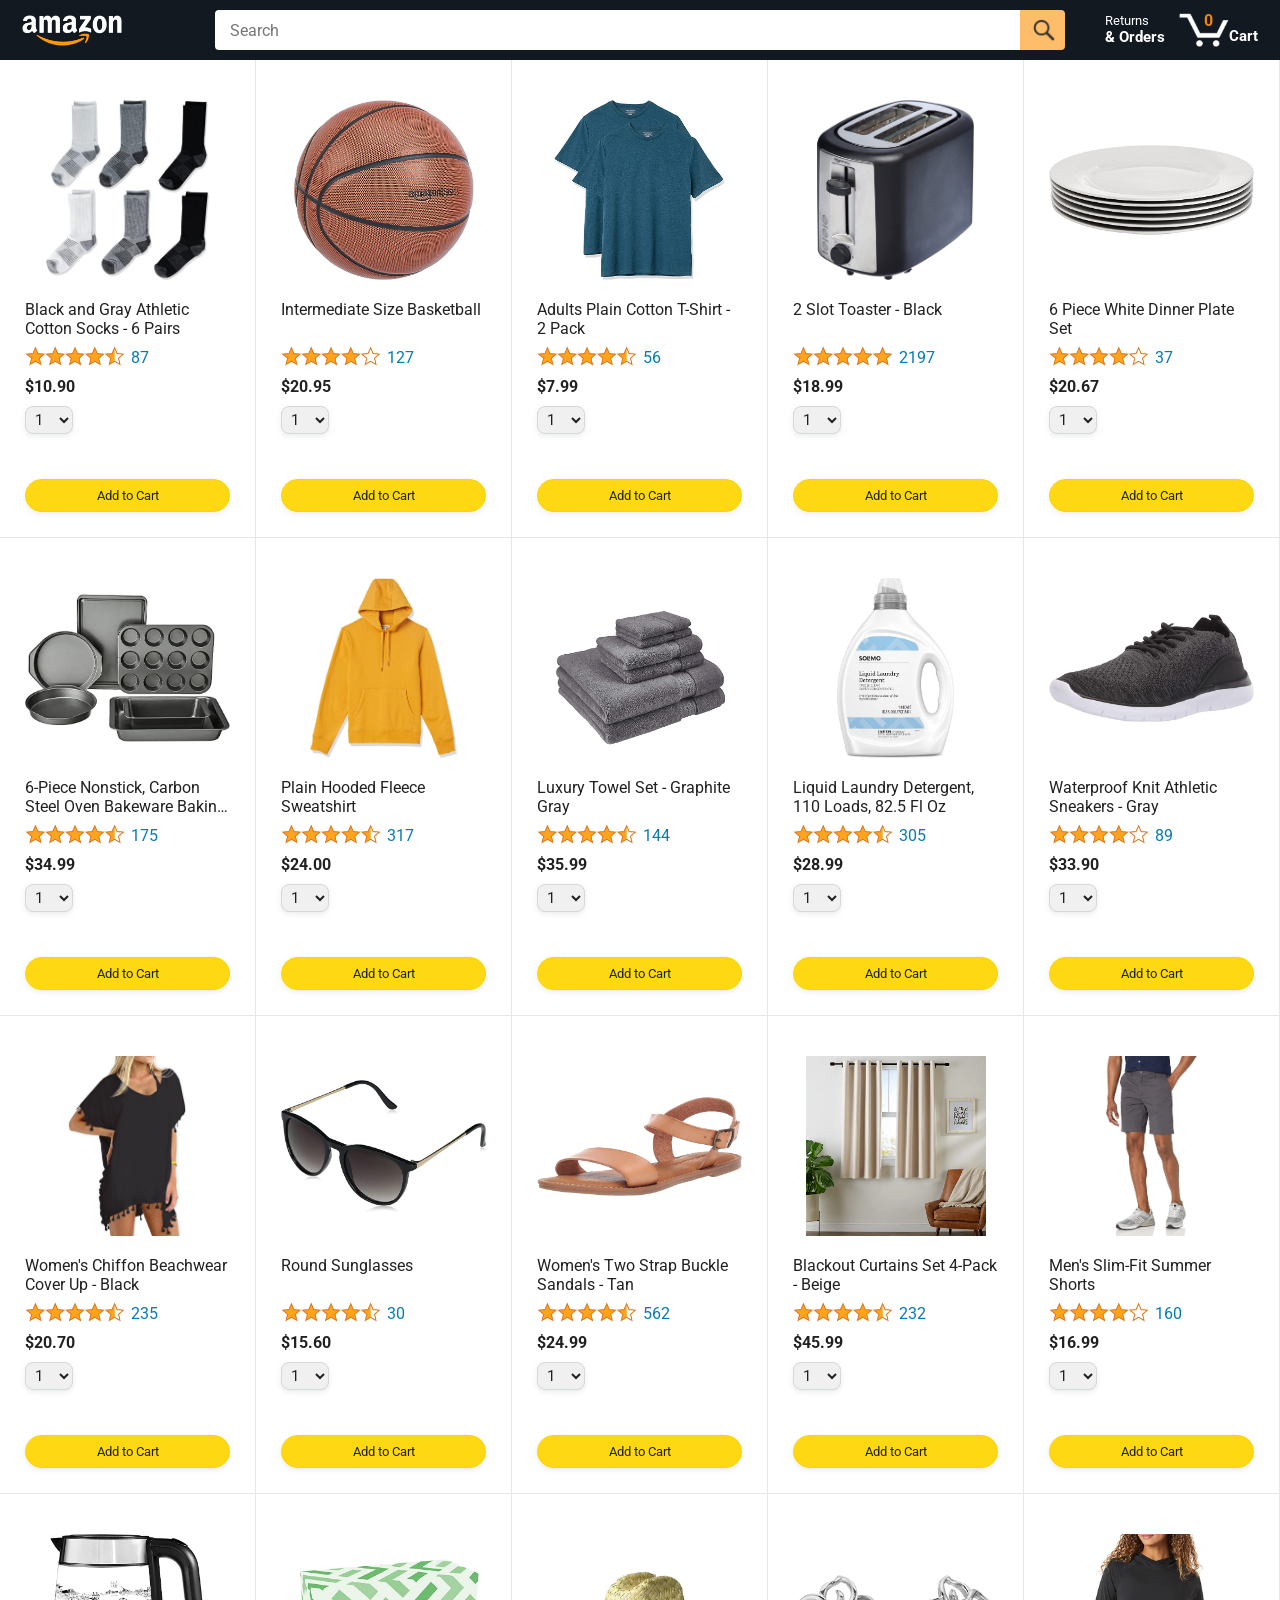
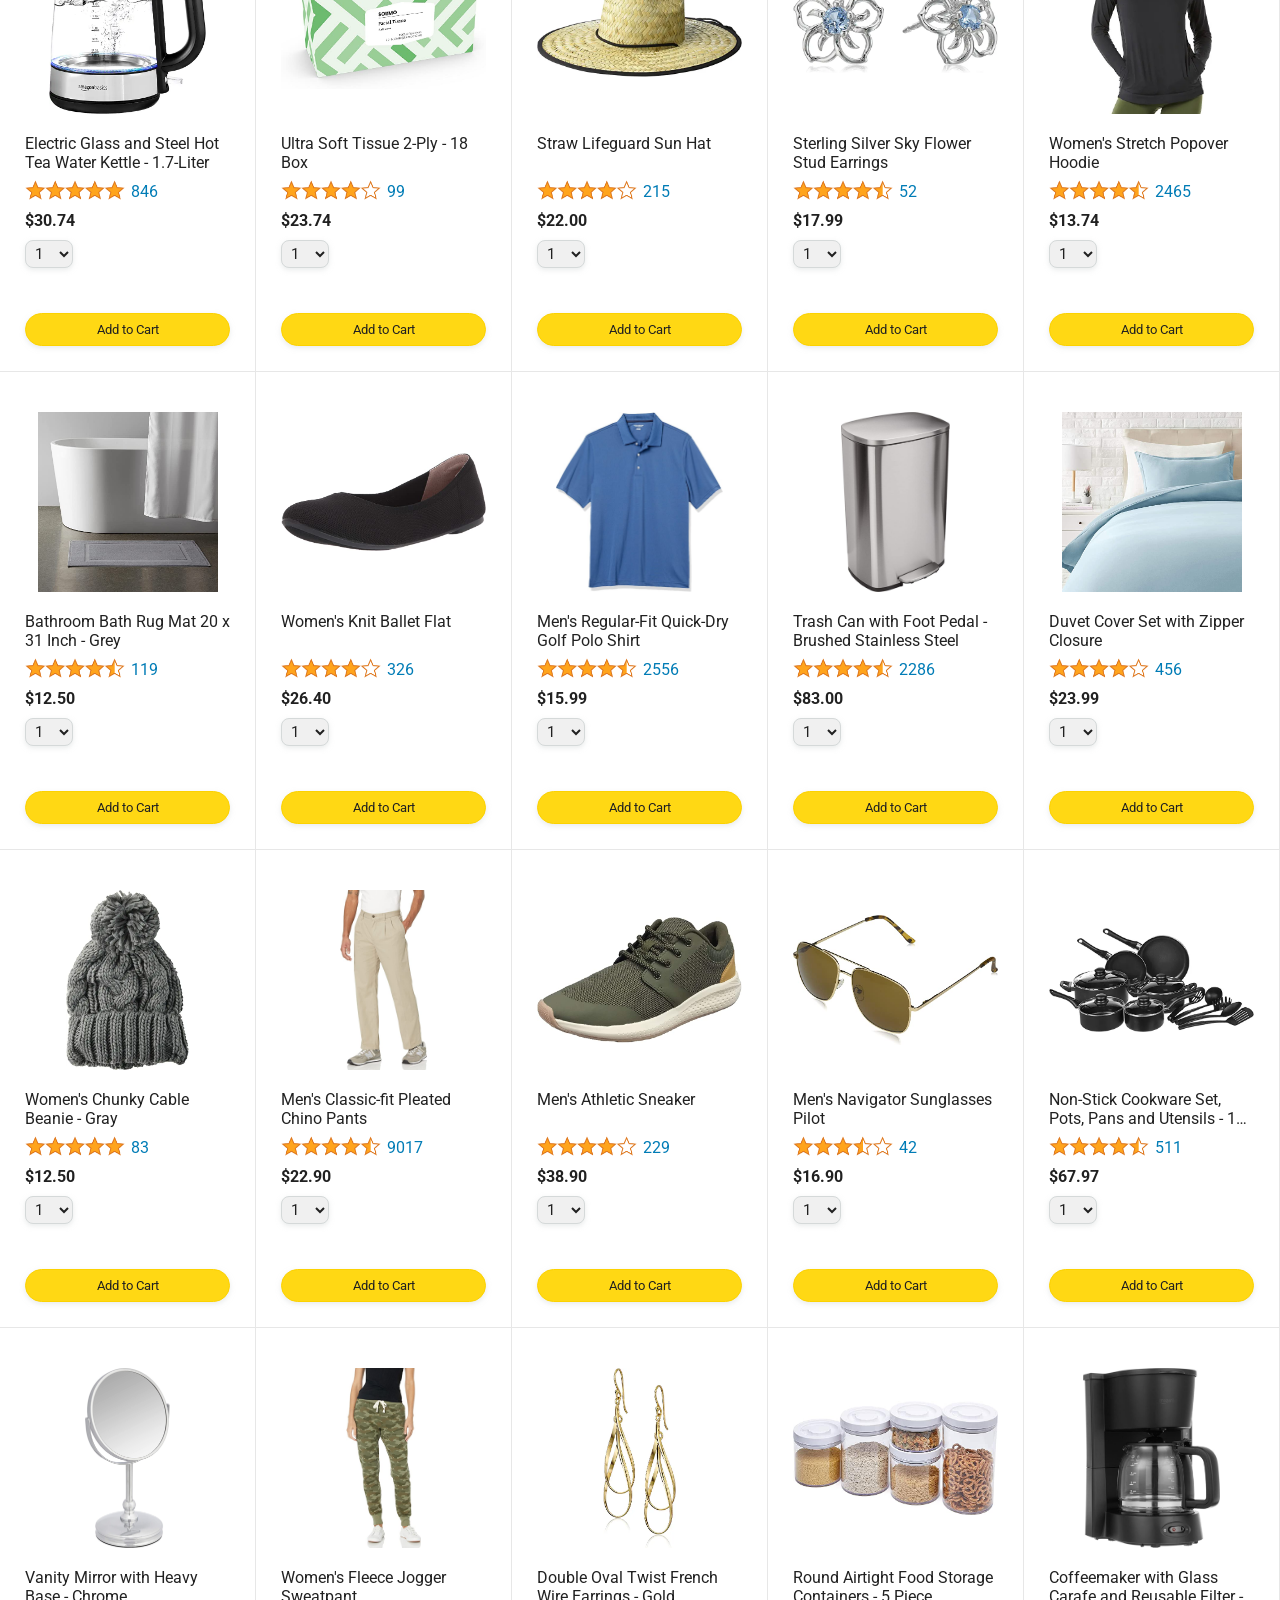
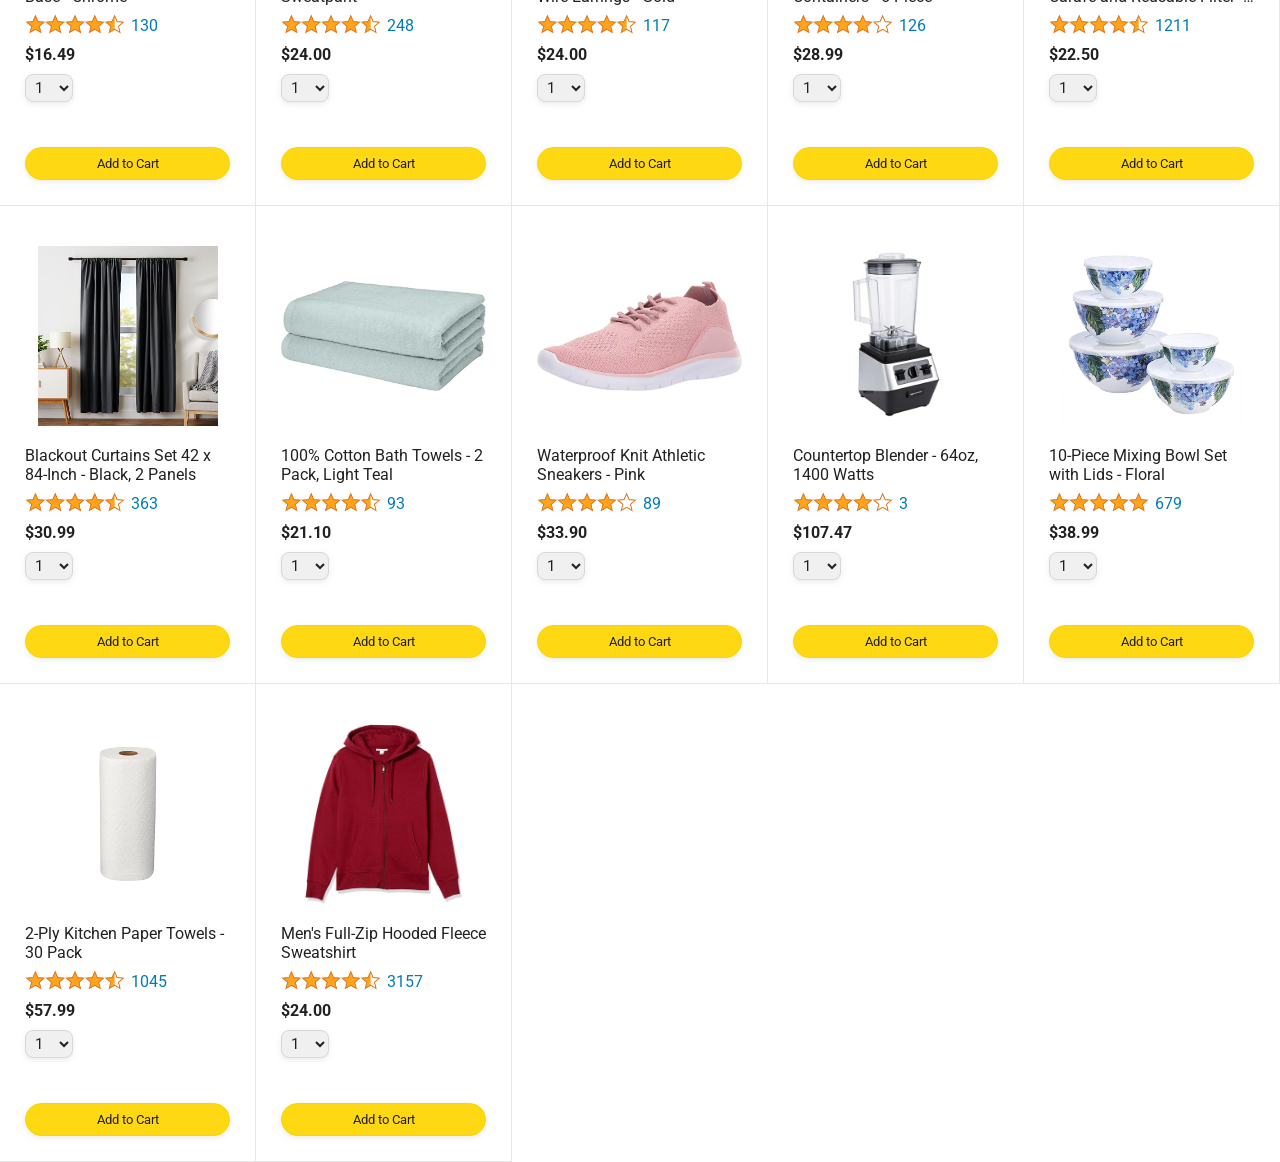
<file: index.html>
<!DOCTYPE html>
<html>
  <head>
    <title>Amazon Project</title>

    <!-- This code is needed for responsive design to work.
      (Responsive design = make the website look good on
      smaller screen sizes like a phone or a tablet). -->
    <meta name="viewport" content="width=device-width, initial-scale=1">

    <!-- Load a font called Roboto from Google Fonts. -->
    <link rel="preconnect" href="https://fonts.googleapis.com">
    <link rel="preconnect" href="https://fonts.gstatic.com" crossorigin>
    <link href="https://fonts.googleapis.com/css2?family=Roboto:wght@400;500;700&display=swap" rel="stylesheet">

    <!-- Here are the CSS files for this page. -->
    <link rel="stylesheet" href="styles/shared/general.css">
    <link rel="stylesheet" href="styles/shared/amazon-header.css">
    <link rel="stylesheet" href="styles/pages/amazon.css">
  </head>
  <body>
    <div class="amazon-header">
      <div class="amazon-header-left-section">
        <a href="amazon.html" class="header-link">
          <img class="amazon-logo"
            src="images/amazon-logo-white.png">
          <img class="amazon-mobile-logo"
            src="images/amazon-mobile-logo-white.png">
        </a>
      </div>

      <div class="amazon-header-middle-section">
        <input class="search-bar" type="text" placeholder="Search">

        <button class="search-button">
          <img class="search-icon" src="images/icons/search-icon.png">
        </button>
      </div>

      <div class="amazon-header-right-section">
        <a class="orders-link header-link" href="orders.html">
          <span class="returns-text">Returns</span>
          <span class="orders-text">& Orders</span>
        </a>

        <a class="cart-link header-link" href="checkout.html">
          <img class="cart-icon" src="images/icons/cart-icon.png">
          <div class="cart-quantity js-cart-quantity">0</div>
          <div class="cart-text">Cart</div>
        </a>
      </div>
    </div>
    
    <div class="main">
      <div class="products-grid js-products-grid">
      </div>
    </div>
    <!--The order matters, data needs to be first because scripts need the products array to loop through-->
    <script src ="data/cart.js"></script>
    <script src ="data/products.js"></script>
    <script src="scripts/amazon.js"></script>
  </body>
</html>
</file>
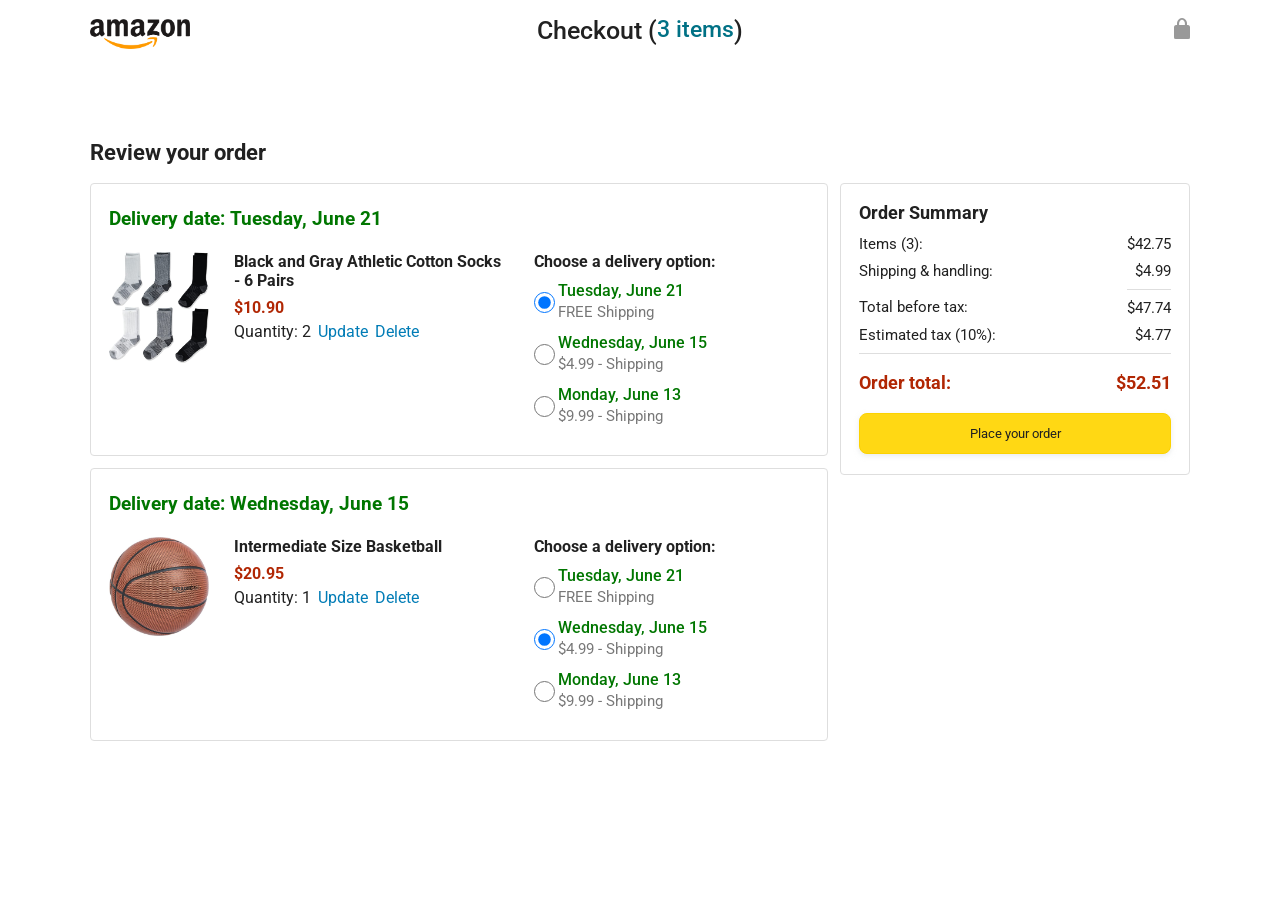
<file: checkout.html>
<!DOCTYPE html>
<html>
  <head>
    <title>Checkout</title>

    <!-- This code is needed for responsive design to work.
      (Responsive design = make the website look good on
      smaller screen sizes like a phone or a tablet). -->
    <meta name="viewport" content="width=device-width, initial-scale=1">

    <!-- Load a font called Roboto from Google Fonts. -->
    <link rel="preconnect" href="https://fonts.googleapis.com">
    <link rel="preconnect" href="https://fonts.gstatic.com" crossorigin>
    <link href="https://fonts.googleapis.com/css2?family=Roboto:wght@400;500;700&display=swap" rel="stylesheet">

    <!-- Here are the CSS files for this page. -->
    <link rel="stylesheet" href="styles/shared/general.css">
    <link rel="stylesheet" href="styles/pages/checkout/checkout-header.css">
    <link rel="stylesheet" href="styles/pages/checkout/checkout.css">
  </head>
  <body>
    <div class="checkout-header">
      <div class="header-content">
        <div class="checkout-header-left-section">
          <a href="amazon.html">
            <img class="amazon-logo" src="images/amazon-logo.png">
            <img class="amazon-mobile-logo" src="images/amazon-mobile-logo.png">
          </a>
        </div>

        <div class="checkout-header-middle-section">
          Checkout (<a class="return-to-home-link"
            href="amazon.html">3 items</a>)
        </div>

        <div class="checkout-header-right-section">
          <img src="images/icons/checkout-lock-icon.png">
        </div>
      </div>
    </div>

    <div class="main">
      <div class="page-title">Review your order</div>

      <div class="checkout-grid">
        <div class="order-summary">
          <div class="cart-item-container">
            <div class="delivery-date">
              Delivery date: Tuesday, June 21
            </div>

            <div class="cart-item-details-grid">
              <img class="product-image"
                src="images/products/athletic-cotton-socks-6-pairs.jpg">

              <div class="cart-item-details">
                <div class="product-name">
                  Black and Gray Athletic Cotton Socks - 6 Pairs
                </div>
                <div class="product-price">
                  $10.90
                </div>
                <div class="product-quantity">
                  <span>
                    Quantity: <span class="quantity-label">2</span>
                  </span>
                  <span class="update-quantity-link link-primary">
                    Update
                  </span>
                  <span class="delete-quantity-link link-primary">
                    Delete
                  </span>
                </div>
              </div>

              <div class="delivery-options">
                <div class="delivery-options-title">
                  Choose a delivery option:
                </div>
                <div class="delivery-option">
                  <input type="radio" checked
                    class="delivery-option-input"
                    name="delivery-option-1">
                  <div>
                    <div class="delivery-option-date">
                      Tuesday, June 21
                    </div>
                    <div class="delivery-option-price">
                      FREE Shipping
                    </div>
                  </div>
                </div>
                <div class="delivery-option">
                  <input type="radio"
                    class="delivery-option-input"
                    name="delivery-option-1">
                  <div>
                    <div class="delivery-option-date">
                      Wednesday, June 15
                    </div>
                    <div class="delivery-option-price">
                      $4.99 - Shipping
                    </div>
                  </div>
                </div>
                <div class="delivery-option">
                  <input type="radio"
                    class="delivery-option-input"
                    name="delivery-option-1">
                  <div>
                    <div class="delivery-option-date">
                      Monday, June 13
                    </div>
                    <div class="delivery-option-price">
                      $9.99 - Shipping
                    </div>
                  </div>
                </div>
              </div>
            </div>
          </div>

          <div class="cart-item-container">
            <div class="delivery-date">
              Delivery date: Wednesday, June 15
            </div>

            <div class="cart-item-details-grid">
              <img class="product-image"
                src="images/products/intermediate-composite-basketball.jpg">

              <div class="cart-item-details">
                <div class="product-name">
                  Intermediate Size Basketball
                </div>
                <div class="product-price">
                  $20.95
                </div>
                <div class="product-quantity">
                  <span>
                    Quantity: <span class="quantity-label">1</span>
                  </span>
                  <span class="update-quantity-link link-primary">
                    Update
                  </span>
                  <span class="delete-quantity-link link-primary">
                    Delete
                  </span>
                </div>
              </div>

              <div class="delivery-options">
                <div class="delivery-options-title">
                  Choose a delivery option:
                </div>

                <div class="delivery-option">
                  <input type="radio" class="delivery-option-input"
                    name="delivery-option-2">
                  <div>
                    <div class="delivery-option-date">
                      Tuesday, June 21
                    </div>
                    <div class="delivery-option-price">
                      FREE Shipping
                    </div>
                  </div>
                </div>
                <div class="delivery-option">
                  <input type="radio" checked class="delivery-option-input"
                    name="delivery-option-2">
                  <div>
                    <div class="delivery-option-date">
                      Wednesday, June 15
                    </div>
                    <div class="delivery-option-price">
                      $4.99 - Shipping
                    </div>
                  </div>
                </div>
                <div class="delivery-option">
                  <input type="radio" class="delivery-option-input"
                    name="delivery-option-2">
                  <div>
                    <div class="delivery-option-date">
                      Monday, June 13
                    </div>
                    <div class="delivery-option-price">
                      $9.99 - Shipping
                    </div>
                  </div>
                </div>
              </div>
            </div>
          </div>
        </div>

        <div class="payment-summary">
          <div class="payment-summary-title">
            Order Summary
          </div>

          <div class="payment-summary-row">
            <div>Items (3):</div>
            <div class="payment-summary-money">$42.75</div>
          </div>

          <div class="payment-summary-row">
            <div>Shipping &amp; handling:</div>
            <div class="payment-summary-money">$4.99</div>
          </div>

          <div class="payment-summary-row subtotal-row">
            <div>Total before tax:</div>
            <div class="payment-summary-money">$47.74</div>
          </div>

          <div class="payment-summary-row">
            <div>Estimated tax (10%):</div>
            <div class="payment-summary-money">$4.77</div>
          </div>

          <div class="payment-summary-row total-row">
            <div>Order total:</div>
            <div class="payment-summary-money">$52.51</div>
          </div>

          <button class="place-order-button button-primary">
            Place your order
          </button>
        </div>
      </div>
    </div>
  </body>
</html>
</file>
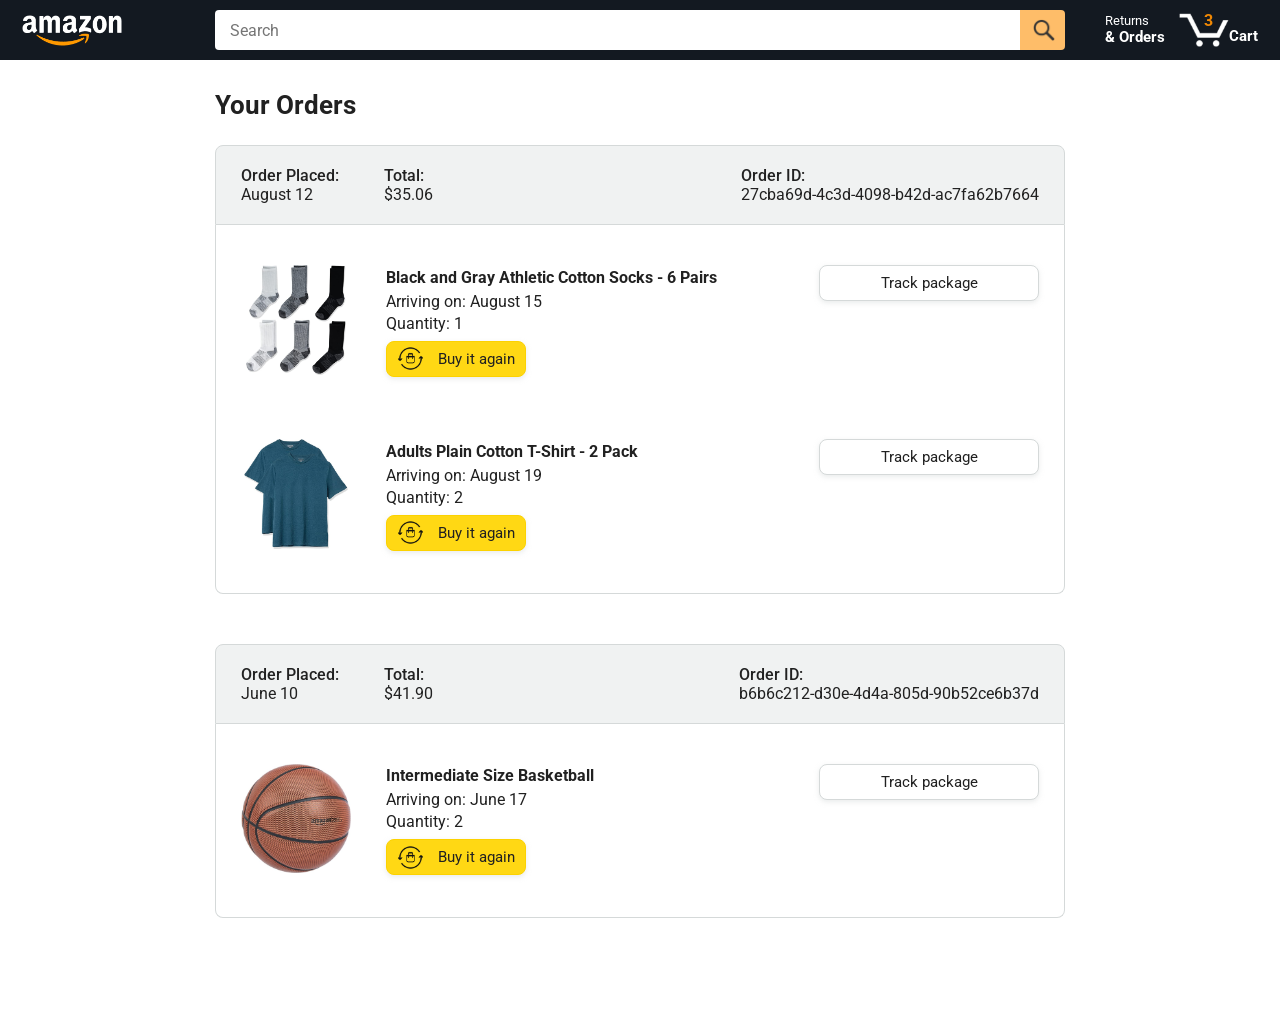
<file: orders.html>
<!DOCTYPE html>
<html>
  <head>
    <title>Orders</title>

    <!-- This code is needed for responsive design to work.
      (Responsive design = make the website look good on
      smaller screen sizes like a phone or a tablet). -->
    <meta name="viewport" content="width=device-width, initial-scale=1">

    <!-- Load a font called Roboto from Google Fonts. -->
    <link rel="preconnect" href="https://fonts.googleapis.com">
    <link rel="preconnect" href="https://fonts.gstatic.com" crossorigin>
    <link href="https://fonts.googleapis.com/css2?family=Roboto:wght@400;500;700&display=swap" rel="stylesheet">

    <!-- Here are the CSS files for this page. -->
    <link rel="stylesheet" href="styles/shared/general.css">
    <link rel="stylesheet" href="styles/shared/amazon-header.css">
    <link rel="stylesheet" href="styles/pages/orders.css">
  </head>
  <body>
    <div class="amazon-header">
      <div class="amazon-header-left-section">
        <a href="amazon.html" class="header-link">
          <img class="amazon-logo"
            src="images/amazon-logo-white.png">
          <img class="amazon-mobile-logo"
            src="images/amazon-mobile-logo-white.png">
        </a>
      </div>

      <div class="amazon-header-middle-section">
        <input class="search-bar" type="text" placeholder="Search">

        <button class="search-button">
          <img class="search-icon" src="images/icons/search-icon.png">
        </button>
      </div>

      <div class="amazon-header-right-section">
        <a class="orders-link header-link" href="orders.html">
          <span class="returns-text">Returns</span>
          <span class="orders-text">& Orders</span>
        </a>

        <a class="cart-link header-link" href="checkout.html">
          <img class="cart-icon" src="images/icons/cart-icon.png">
          <div class="cart-quantity">3</div>
          <div class="cart-text">Cart</div>
        </a>
      </div>
    </div>

    <div class="main">
      <div class="page-title">Your Orders</div>

      <div class="orders-grid">
        <div class="order-container">
          
          <div class="order-header">
            <div class="order-header-left-section">
              <div class="order-date">
                <div class="order-header-label">Order Placed:</div>
                <div>August 12</div>
              </div>
              <div class="order-total">
                <div class="order-header-label">Total:</div>
                <div>$35.06</div>
              </div>
            </div>

            <div class="order-header-right-section">
              <div class="order-header-label">Order ID:</div>
              <div>27cba69d-4c3d-4098-b42d-ac7fa62b7664</div>
            </div>
          </div>

          <div class="order-details-grid">
            <div class="product-image-container">
              <img src="images/products/athletic-cotton-socks-6-pairs.jpg">
            </div>

            <div class="product-details">
              <div class="product-name">
                Black and Gray Athletic Cotton Socks - 6 Pairs
              </div>
              <div class="product-delivery-date">
                Arriving on: August 15
              </div>
              <div class="product-quantity">
                Quantity: 1
              </div>
              <button class="buy-again-button button-primary">
                <img class="buy-again-icon" src="images/icons/buy-again.png">
                <span class="buy-again-message">Buy it again</span>
              </button>
            </div>

            <div class="product-actions">
              <a href="tracking.html">
                <button class="track-package-button button-secondary">
                  Track package
                </button>
              </a>
            </div>

            <div class="product-image-container">
              <img src="images/products/adults-plain-cotton-tshirt-2-pack-teal.jpg">
            </div>

            <div class="product-details">
              <div class="product-name">
                Adults Plain Cotton T-Shirt - 2 Pack
              </div>
              <div class="product-delivery-date">
                Arriving on: August 19
              </div>
              <div class="product-quantity">
                Quantity: 2
              </div>
              <button class="buy-again-button button-primary">
                <img class="buy-again-icon" src="images/icons/buy-again.png">
                <span class="buy-again-message">Buy it again</span>
              </button>
            </div>

            <div class="product-actions">
              <a href="tracking.html">
                <button class="track-package-button button-secondary">
                  Track package
                </button>
              </a>
            </div>
          </div>
        </div>

        <div class="order-container">

          <div class="order-header">
            <div class="order-header-left-section">
              <div class="order-date">
                <div class="order-header-label">Order Placed:</div>
                <div>June 10</div>
              </div>
              <div class="order-total">
                <div class="order-header-label">Total:</div>
                <div>$41.90</div>
              </div>
            </div>

            <div class="order-header-right-section">
              <div class="order-header-label">Order ID:</div>
              <div>b6b6c212-d30e-4d4a-805d-90b52ce6b37d</div>
            </div>
          </div>

          <div class="order-details-grid">
            <div class="product-image-container">
              <img src="images/products/intermediate-composite-basketball.jpg">
            </div>

            <div class="product-details">
              <div class="product-name">
                Intermediate Size Basketball
              </div>
              <div class="product-delivery-date">
                Arriving on: June 17
              </div>
              <div class="product-quantity">
                Quantity: 2
              </div>
              <button class="buy-again-button button-primary">
                <img class="buy-again-icon" src="images/icons/buy-again.png">
                <span class="buy-again-message">Buy it again</span>
              </button>
            </div>

            <div class="product-actions">
              <a href="tracking.html">
                <button class="track-package-button button-secondary">
                  Track package
                </button>
              </a>
            </div>
          </div>
        </div>
      </div>
    </div>
  </body>
</html>
</file>
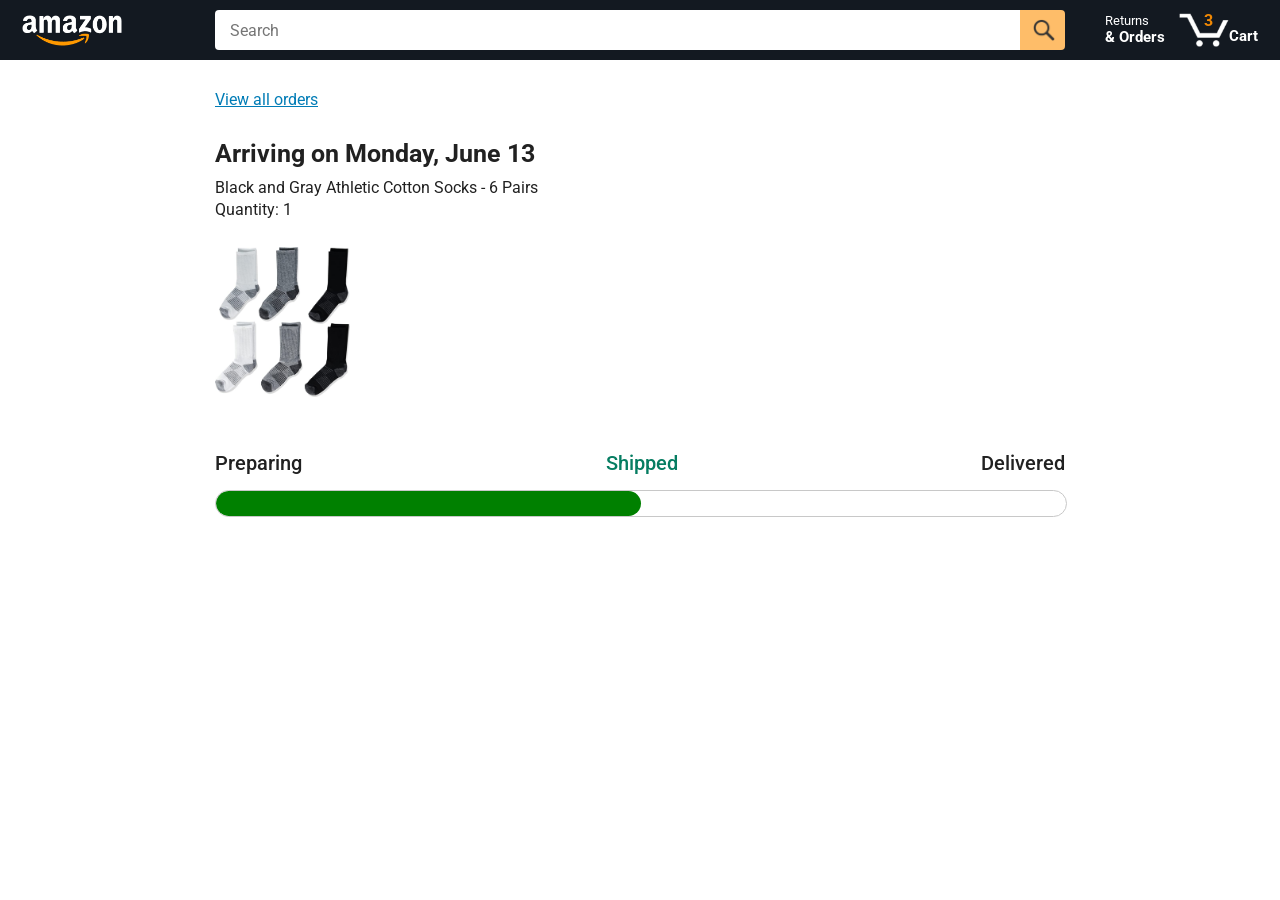
<file: tracking.html>
<!DOCTYPE html>
<html>
  <head>
    <title>Tracking</title>

    <!-- This code is needed for responsive design to work.
      (Responsive design = make the website look good on
      smaller screen sizes like a phone or a tablet). -->
    <meta name="viewport" content="width=device-width, initial-scale=1">

    <!-- Load a font called Roboto from Google Fonts. -->
    <link rel="preconnect" href="https://fonts.googleapis.com">
    <link rel="preconnect" href="https://fonts.gstatic.com" crossorigin>
    <link href="https://fonts.googleapis.com/css2?family=Roboto:wght@400;500;700&display=swap" rel="stylesheet">

    <!-- Here are the CSS files for this page. -->
    <link rel="stylesheet" href="styles/shared/general.css">
    <link rel="stylesheet" href="styles/shared/amazon-header.css">
    <link rel="stylesheet" href="styles/pages/tracking.css">
  </head>
  <body>
    <div class="amazon-header">
      <div class="amazon-header-left-section">
        <a href="amazon.html" class="header-link">
          <img class="amazon-logo"
            src="images/amazon-logo-white.png">
          <img class="amazon-mobile-logo"
            src="images/amazon-mobile-logo-white.png">
        </a>
      </div>

      <div class="amazon-header-middle-section">
        <input class="search-bar" type="text" placeholder="Search">

        <button class="search-button">
          <img class="search-icon" src="images/icons/search-icon.png">
        </button>
      </div>

      <div class="amazon-header-right-section">
        <a class="orders-link header-link" href="orders.html">
          <span class="returns-text">Returns</span>
          <span class="orders-text">& Orders</span>
        </a>

        <a class="cart-link header-link" href="checkout.html">
          <img class="cart-icon" src="images/icons/cart-icon.png">
          <div class="cart-quantity">3</div>
          <div class="cart-text">Cart</div>
        </a>
      </div>
    </div>

    <div class="main">
      <div class="order-tracking">
        <a class="back-to-orders-link link-primary" href="orders.html">
          View all orders
        </a>

        <div class="delivery-date">
          Arriving on Monday, June 13
        </div>

        <div class="product-info">
          Black and Gray Athletic Cotton Socks - 6 Pairs
        </div>

        <div class="product-info">
          Quantity: 1
        </div>

        <img class="product-image" src="images/products/athletic-cotton-socks-6-pairs.jpg">

        <div class="progress-labels-container">
          <div class="progress-label">
            Preparing
          </div>
          <div class="progress-label current-status">
            Shipped
          </div>
          <div class="progress-label">
            Delivered
          </div>
        </div>

        <div class="progress-bar-container">
          <div class="progress-bar"></div>
        </div>
      </div>
    </div>
  </body>
</html>
</file>
<file: styles/shared/general.css>
body {
  font-family: Roboto, Arial;
  color: rgb(33, 33, 33);
  /* The <body> element has a default margin of 8px
     on all sides. This removes the default margins. */
  margin: 0;
}

/* <p> elements have a default margin on the top
   and bottom. This removes the default margins. */
p {
  margin: 0;
}

button {
  cursor: pointer;
}

select {
  cursor: pointer;
}

input, select, button {
  font-family: Roboto, Arial;
}

.button-primary {
  color: rgb(33, 33, 33);
  background-color: rgb(255, 216, 20);
  border: 1px solid rgb(252, 210, 0);
  border-radius: 8px;
  cursor: pointer;
  box-shadow: 0 2px 5px rgba(213, 217, 217, 0.5);
}

.button-primary:hover {
  background-color: rgb(247, 202, 0);
  border: 1px solid rgb(242, 194, 0);
}

.button-primary:active {
  background: rgb(255, 216, 20);
  border-color: rgb(252, 210, 0);
  box-shadow: none;
}

.button-secondary {
  color: rgb(33, 33, 33);
  background: white;
  border: 1px solid rgb(213, 217, 217);
  border-radius: 8px;
  cursor: pointer;
  box-shadow: 0 2px 5px rgba(213, 217, 217, 0.5);
}

.button-secondary:hover {
  background-color: rgb(247, 250, 250);
}

.button-secondary:active {
  background-color: rgb(237, 253, 255);
  box-shadow: none;
}

/* These styles will limit text to 2 lines. Anything
   beyond 2 lines will be replaced with "..."
   You can find this code by using an A.I. tool or by
   searching in Google.
   https://css-tricks.com/almanac/properties/l/line-clamp/ */
.limit-text-to-2-lines {
  display: -webkit-box;
  -webkit-line-clamp: 2;
  -webkit-box-orient: vertical;
  overflow: hidden;
}

.link-primary {
  color: rgb(1, 124, 182);
  cursor: pointer;
}

.link-primary:hover {
  color: rgb(196, 80, 0);
}

/* Styles for dropdown selectors. */
select {
  color: rgb(33, 33, 33);
  background-color: rgb(240, 240, 240);
  border: 1px solid rgb(213, 217, 217);
  border-radius: 8px;
  padding: 3px 5px;
  font-size: 15px;
  cursor: pointer;
  box-shadow: 0 2px 5px rgba(213, 217, 217, 0.5);
}

select:focus,
input:focus {
  outline: 2px solid rgb(255, 153, 0);
}
</file>
<file: styles/shared/amazon-header.css>
.amazon-header {
  background-color: rgb(19, 25, 33);
  color: white;
  padding-left: 15px;
  padding-right: 15px;

  display: flex;
  align-items: center;
  justify-content: space-between;

  position: fixed;
  top: 0;
  left: 0;
  right: 0;
  height: 60px;
}

.amazon-header-left-section {
  width: 180px;
}

@media (max-width: 800px) {
  .amazon-header-left-section {
    width: unset;
  }
}

.header-link {
  display: inline-block;
  padding: 6px;
  border-radius: 2px;
  cursor: pointer;
  text-decoration: none;
  border: 1px solid rgba(0, 0, 0, 0);
}

.header-link:hover {
  border: 1px solid white;
}

.amazon-logo {
  width: 100px;
  margin-top: 5px;
}

.amazon-mobile-logo {
  display: none;
}

@media (max-width: 575px) {
  .amazon-logo {
    display: none;
  }

  .amazon-mobile-logo {
    display: block;
    height: 35px;
    margin-top: 5px;
  }
}

.amazon-header-middle-section {
  flex: 1;
  max-width: 850px;
  margin-left: 10px;
  margin-right: 10px;
  display: flex;
}

.search-bar {
  flex: 1;
  width: 0;
  font-size: 16px;
  height: 38px;
  padding-left: 15px;
  border: none;
  border-top-left-radius: 4px;
  border-bottom-left-radius: 4px;
  border-top-right-radius: 0;
  border-bottom-right-radius: 0;
}

.search-button {
  background-color: rgb(254, 189, 105);
  border: none;
  width: 45px;
  height: 40px;
  border-top-right-radius: 4px;
  border-bottom-right-radius: 4px;
  flex-shrink: 0;
}

.search-icon {
  height: 22px;
  margin-left: 2px;
  margin-top: 3px;
}

.amazon-header-right-section {
  width: 180px;
  flex-shrink: 0;
  display: flex;
  justify-content: end;
}

.orders-link {
  color: white;
}

.returns-text {
  display: block;
  font-size: 13px;
}

.orders-text {
  display: block;
  font-size: 15px;
  font-weight: 700;
}

.cart-link {
  color: white;
  display: flex;
  align-items: center;
  position: relative;
}

.cart-icon {
  width: 50px;
}

.cart-text {
  margin-top: 12px;
  font-size: 15px;
  font-weight: 700;
}

.cart-quantity {
  color: rgb(240, 136, 4);
  font-size: 16px;
  font-weight: 700;

  position: absolute;
  top: 4px;
  left: 22px;
  
  width: 26px;
  text-align: center;
}
</file>
<file: styles/pages/amazon.css>
.main {
  margin-top: 60px;
}

.products-grid {
  display: grid;

  /* - In CSS Grid, 1fr means a column will take up the
       remaining space in the grid.
     - If we write 1fr 1fr ... 1fr; 8 times, this will
       divide the grid into 8 columns, each taking up an
       equal amount of the space.
     - repeat(8, 1fr); is a shortcut for repeating "1fr"
       8 times (instead of typing out "1fr" 8 times).
       repeat(...) is a special property that works with
       display: grid; */
  grid-template-columns: repeat(8, 1fr);
}

/* @media is used to create responsive design (making the
   website look good on any screen size). This @media
   means when the screen width is 2000px or less, we
   will divide the grid into 7 columns instead of 8. */
@media (max-width: 2000px) {
  .products-grid {
    grid-template-columns: repeat(7, 1fr);
  }
}

/* This @media means when the screen width is 1600px or
   less, we will divide the grid into 6 columns. */
@media (max-width: 1600px) {
  .products-grid {
    grid-template-columns: repeat(6, 1fr);
  }
}

@media (max-width: 1300px) {
  .products-grid {
    grid-template-columns: repeat(5, 1fr);
  }
}

@media (max-width: 1000px) {
  .products-grid {
    grid-template-columns: repeat(4, 1fr);
  }
}

@media (max-width: 800px) {
  .products-grid {
    grid-template-columns: repeat(3, 1fr);
  }
}

@media (max-width: 575px) {
  .products-grid {
    grid-template-columns: repeat(2, 1fr);
  }
}

@media (max-width: 450px) {
  .products-grid {
    grid-template-columns: 1fr;
  }
}

.product-container {
  padding-top: 40px;
  padding-bottom: 25px;
  padding-left: 25px;
  padding-right: 25px;

  border-right: 1px solid rgb(231, 231, 231);
  border-bottom: 1px solid rgb(231, 231, 231);

  display: flex;
  flex-direction: column;
}

.product-image-container {
  display: flex;
  justify-content: center;
  align-items: center;

  height: 180px;
  margin-bottom: 20px;
}

.product-image {
  /* Images will overflow their container by default. To
    prevent this, we set max-width and max-height to 100%
    so they stay inside their container. */
  max-width: 100%;
  max-height: 100%;
}

.product-name {
  height: 40px;
  margin-bottom: 5px;
}

.product-rating-container {
  display: flex;
  align-items: center;
  margin-bottom: 10px;
}

.product-rating-stars {
  width: 100px;
  margin-right: 6px;
}

.product-rating-count {
  color: rgb(1, 124, 182);
  cursor: pointer;
  margin-top: 3px;
}

.product-price {
  font-weight: 700;
  margin-bottom: 10px;
}

.product-quantity-container {
  margin-bottom: 17px;
}

.product-spacer {
  flex: 1;
}

.added-to-cart {
  color: rgb(6, 125, 98);
  font-size: 16px;

  display: flex;
  align-items: center;
  margin-bottom: 8px;

  /* At first, the "Added to cart" message will
     be invisible. Use JavaScript to change the
     opacity and make it visible. */
  opacity: 0;
}

.added-to-cart-appear {
  opacity: 1;
}

.added-to-cart img {
  height: 20px;
  margin-right: 5px;
}

.add-to-cart-button {
  width: 100%;
  padding: 8px;
  border-radius: 50px;
}
</file>
<file: styles/pages/checkout/checkout-header.css>
.checkout-header {
  height: 60px;
  padding-left: 30px;
  padding-right: 30px;
  background-color: white;

  display: flex;
  justify-content: center;

  position: fixed;
  top: 0;
  left: 0;
  right: 0;
  z-index: 1000;
}

.header-content {
  width: 100%;
  max-width: 1100px;

  display: flex;
  align-items: center;
}

.checkout-header-left-section {
  width: 150px;
}

.amazon-logo {
  width: 100px;
  margin-top: 12px;
}

.amazon-mobile-logo {
  display: none;
}

/* @media is used to create responsive design (making the
   website look good on any screen size). This @media
   means when the screen width is 575px or less, different
   styles (inside the {...}) will be applied. */
@media (max-width: 575px) {
  .checkout-header-left-section {
    width: auto;
  }

  .amazon-logo {
    display: none;
  }

  .amazon-mobile-logo {
    display: inline-block;
    height: 35px;
    margin-top: 5px;
  }
}

.checkout-header-middle-section {
  flex: 1;
  flex-shrink: 0;
  text-align: center;

  font-size: 25px;
  font-weight: 500;

  display: flex;
  justify-content: center;
}

.return-to-home-link {
  color: rgb(0, 113, 133);
  font-size: 23px;
  text-decoration: none;
  cursor: pointer;
}

@media (max-width: 1000px) {
  .checkout-header-middle-section {
    font-size: 20px;
    margin-right: 60px;
  }

  .return-to-home-link {
    font-size: 18px;
  }
}

@media (max-width: 575px) {
  .checkout-header-middle-section {
    margin-right: 5px;
  }
}

.checkout-header-right-section {
  text-align: right;
  width: 150px;
}

@media (max-width: 1000px) {
  .checkout-header-right-section {
    width: auto;
  }
}
</file>
<file: styles/pages/checkout/checkout.css>
.main {
  max-width: 1100px;
  padding-left: 30px;
  padding-right: 30px;

  margin-top: 140px;
  margin-bottom: 100px;

  /* margin-left: auto;
     margin-right auto;
     Is a trick for centering an element horizontally
     without needing a container. */
  margin-left: auto;
  margin-right: auto;
}

.page-title {
  font-weight: 700;
  font-size: 22px;
  margin-bottom: 18px;
}

.checkout-grid {
  display: grid;
  /* Here, 1fr means the first column will take
     up the remaining space in the grid. */
  grid-template-columns: 1fr 350px;
  column-gap: 12px;

  /* Use align-items: start; to prevent the elements
     in the grid from stretching vertically. */
  align-items: start;
}

@media (max-width: 1000px) {
  .main {
    max-width: 500px;
  }

  .checkout-grid {
    grid-template-columns: 1fr;
  }
}

.cart-item-container,
.payment-summary {
  border: 1px solid rgb(222, 222, 222);
  border-radius: 4px;
  padding: 18px;
}

.cart-item-container {
  margin-bottom: 12px;
}

.payment-summary {
  padding-bottom: 5px;
}

@media (max-width: 1000px) {
  .payment-summary {
    /* grid-row: 1 means this element will be placed into row
      1 in the grid. (Normally, the row that an element is
      placed in is determined by the order of the elements in
      the HTML. grid-row overrides this default ordering). */
    grid-row: 1;
    margin-bottom: 12px;
  }
}

.delivery-date {
  color: rgb(0, 118, 0);
  font-weight: 700;
  font-size: 19px;
  margin-top: 5px;
  margin-bottom: 22px;
}

.cart-item-details-grid {
  display: grid;
  /* 100px 1fr 1fr; means the 2nd and 3rd column will
     take up half the remaining space in the grid
     (they will divide up the remaining space evenly). */
  grid-template-columns: 100px 1fr 1fr;
  column-gap: 25px;
}

@media (max-width: 1000px) {
  .cart-item-details-grid {
    grid-template-columns: 100px 1fr;
    row-gap: 30px;
  }
}

.product-image {
  max-width: 100%;
  max-height: 120px;

  /* margin-left: auto;
     margin-right auto;
     Is a trick for centering an element horizontally
     without needing a container. */
  margin-left: auto;
  margin-right: auto;
}

.product-name {
  font-weight: 700;
  margin-bottom: 8px;
}

.product-price {
  color: rgb(177, 39, 4);
  font-weight: 700;
  margin-bottom: 5px;
}

.product-quantity .link-primary {
  margin-left: 3px;
}

@media (max-width: 1000px) {
  .delivery-options {
    /* grid-column: 1 means this element will be placed
       in column 1 in the grid. (Normally, the column that
       an element is placed in is determined by the order
       of the elements in the HTML. grid-column overrides
       this default ordering).
       
       / span 2 means this element will take up 2 columns
       in the grid (Normally, each element takes up 1
       column in the grid). */
    grid-column: 1 / span 2;
  }
}

.delivery-options-title {
  font-weight: 700;
  margin-bottom: 10px;
}

.delivery-option {
  display: grid;
  grid-template-columns: 24px 1fr;
  margin-bottom: 12px;
  cursor: pointer;
}

.delivery-option-input {
  margin-left: 0px;
  cursor: pointer;
}

.delivery-option-date {
  color: rgb(0, 118, 0);
  font-weight: 500;
  margin-bottom: 3px;
}

.delivery-option-price {
  color: rgb(120, 120, 120);
  font-size: 15px;
}

.payment-summary-title {
  font-weight: 700;
  font-size: 18px;
  margin-bottom: 12px;
}

.payment-summary-row {
  display: grid;
  /* 1fr auto; means the width of the 2nd column will be
     determined by the elements inside the column (auto).
     The 1st column will take up the remaining space. */
  grid-template-columns: 1fr auto;

  font-size: 15px;
  margin-bottom: 9px;
}

.payment-summary-money {
  text-align: right;
}

.subtotal-row .payment-summary-money {
  border-top: 1px solid rgb(222, 222, 222);
}

.subtotal-row div {
  padding-top: 9px;
}

.total-row {
  color: rgb(177, 39, 4);
  font-weight: 700;
  font-size: 18px;

  border-top: 1px solid rgb(222, 222, 222);
  padding-top: 18px;
}

.place-order-button {
  width: 100%;
  padding-top: 12px;
  padding-bottom: 12px;
  border-radius: 8px;

  margin-top: 11px;
  margin-bottom: 15px;
}
</file>
<file: styles/pages/orders.css>
.main {
  max-width: 850px;
  margin-top: 90px;
  margin-bottom: 100px;
  padding-left: 20px;
  padding-right: 20px;

  /* margin-left: auto;
     margin-right auto;
     Is a trick for centering an element horizontally
     without needing a container. */
  margin-left: auto;
  margin-right: auto;
}

.page-title {
  font-weight: 700;
  font-size: 26px;
  margin-bottom: 25px;
}

.orders-grid {
  display: grid;
  grid-template-columns: 1fr;
  row-gap: 50px;
}

.order-header {
  background-color: rgb(240, 242, 242);
  border: 1px solid rgb(213, 217, 217);

  display: flex;
  align-items: center;
  justify-content: space-between;

  padding: 20px 25px;
  border-top-left-radius: 8px;
  border-top-right-radius: 8px;
}

.order-header-left-section {
  display: flex;
  flex-shrink: 0;
}

.order-header-label {
  font-weight: 500;
}

.order-date,
.order-total {
  margin-right: 45px;
}

.order-header-right-section {
  flex-shrink: 1;
}

@media (max-width: 575px) {
  .order-header {
    flex-direction: column;
    align-items: start;
    line-height: 23px;
    padding: 15px;
  }

  .order-header-left-section {
    flex-direction: column;
  }

  .order-header-label {
    margin-right: 5px;
  }

  .order-date,
  .order-total {
    display: grid;
    grid-template-columns: auto 1fr;
    margin-right: 0;
  }

  .order-header-right-section {
    display: grid;
    grid-template-columns: auto 1fr;
  }
}

.order-details-grid {
  padding: 40px 25px;
  border: 1px solid rgb(213, 217, 217);
  border-top: none;
  border-bottom-left-radius: 8px;
  border-bottom-right-radius: 8px;

  display: grid;
  grid-template-columns: 110px 1fr 220px;
  column-gap: 35px;
  row-gap: 60px;
  align-items: center;
}

@media (max-width: 800px) {
  .order-details-grid {
    grid-template-columns: 110px 1fr;
    row-gap: 0;
    padding-bottom: 8px;
  }
}

@media (max-width: 450px) {
  .order-details-grid {
    grid-template-columns: 1fr;
  }
}

.product-image-container {
  text-align: center;
}

.product-image-container img {
  max-width: 110px;
  max-height: 110px;
}

.product-name {
  font-weight: 700;
  margin-bottom: 5px;
}

.product-delivery-date {
  margin-bottom: 3px;
}

.product-quantity {
  margin-bottom: 8px;
}

.buy-again-button {
  font-size: 15px;
  width: 140px;
  height: 36px;
  border-radius: 8px;

  display: flex;
  align-items: center;
  justify-content: center;
}

.buy-again-icon {
  width: 25px;
  margin-right: 15px;
}

.product-actions {
  align-self: start;
}

.track-package-button {
  width: 100%;
  font-size: 15px;
  padding: 8px;
}

@media (max-width: 800px) {
  .buy-again-button {
    margin-bottom: 10px;
  }

  .product-actions {
    /* grid-column: 2 means this element will be placed
       in column 2 in the grid. (Normally, the column that
       an element is placed in is determined by the order
       of the elements in the HTML. grid-column overrides
       this default ordering). */
    grid-column: 2;
    margin-bottom: 30px;
  }

  .track-package-button {
    width: 140px;
  }
}

@media (max-width: 450px) {
  .product-image-container {
    text-align: center;
    margin-bottom: 25px;
  }

  .product-image-container img {
    max-width: 150px;
    max-height: 150px;
  }

  .product-name {
    margin-bottom: 10px;
  }

  .product-quantity {
    margin-bottom: 15px;
  }

  .buy-again-button {
    width: 100%;
    margin-bottom: 15px;
  }

  .product-actions {
    /* grid-column: auto; undos grid-column: 2; from above.
       This element will now be placed in its normal column
       in the grid. */
    grid-column: auto;
    margin-bottom: 70px;
  }

  .track-package-button {
    width: 100%;
    padding: 12px;
  }
}
</file>
<file: styles/pages/tracking.css>
.main {
  max-width: 850px;
  margin-top: 90px;
  margin-bottom: 100px;
  padding-left: 30px;
  padding-right: 30px;

  /* margin-left: auto;
     margin-right auto;
     Is a trick for centering an element horizontally
     without needing a container. */
  margin-left: auto;
  margin-right: auto;
}

.back-to-orders-link {
  display: inline-block;
  margin-bottom: 30px;
}

.delivery-date {
  font-size: 25px;
  font-weight: 700;
  margin-bottom: 10px;
}

.product-info {
  margin-bottom: 3px;
}

.product-image {
  max-width: 150px;
  max-height: 150px;
  margin-top: 25px;
  margin-bottom: 50px;
}

.progress-labels-container {
  display: flex;
  justify-content: space-between;
  font-size: 20px;
  font-weight: 500;
  margin-bottom: 15px;
}

.current-status {
  color: rgb(6, 125, 98);
}

@media (max-width: 575px) {
  .progress-labels-container {
    font-size: 16px;
  }
}

@media (max-width: 450px) {
  .progress-labels-container {
    flex-direction: column;
    margin-bottom: 5px;
  }

  .progress-label {
    margin-bottom: 3px;
  }
}

.progress-bar-container {
  height: 25px;
  width: 100%;

  border: 1px solid rgb(200, 200, 200);
  border-radius: 50px;
  overflow: hidden;
}

.progress-bar {
  height: 100%;
  background-color: green;
  border-radius: 50px;
  width: 50%;
}
</file>
